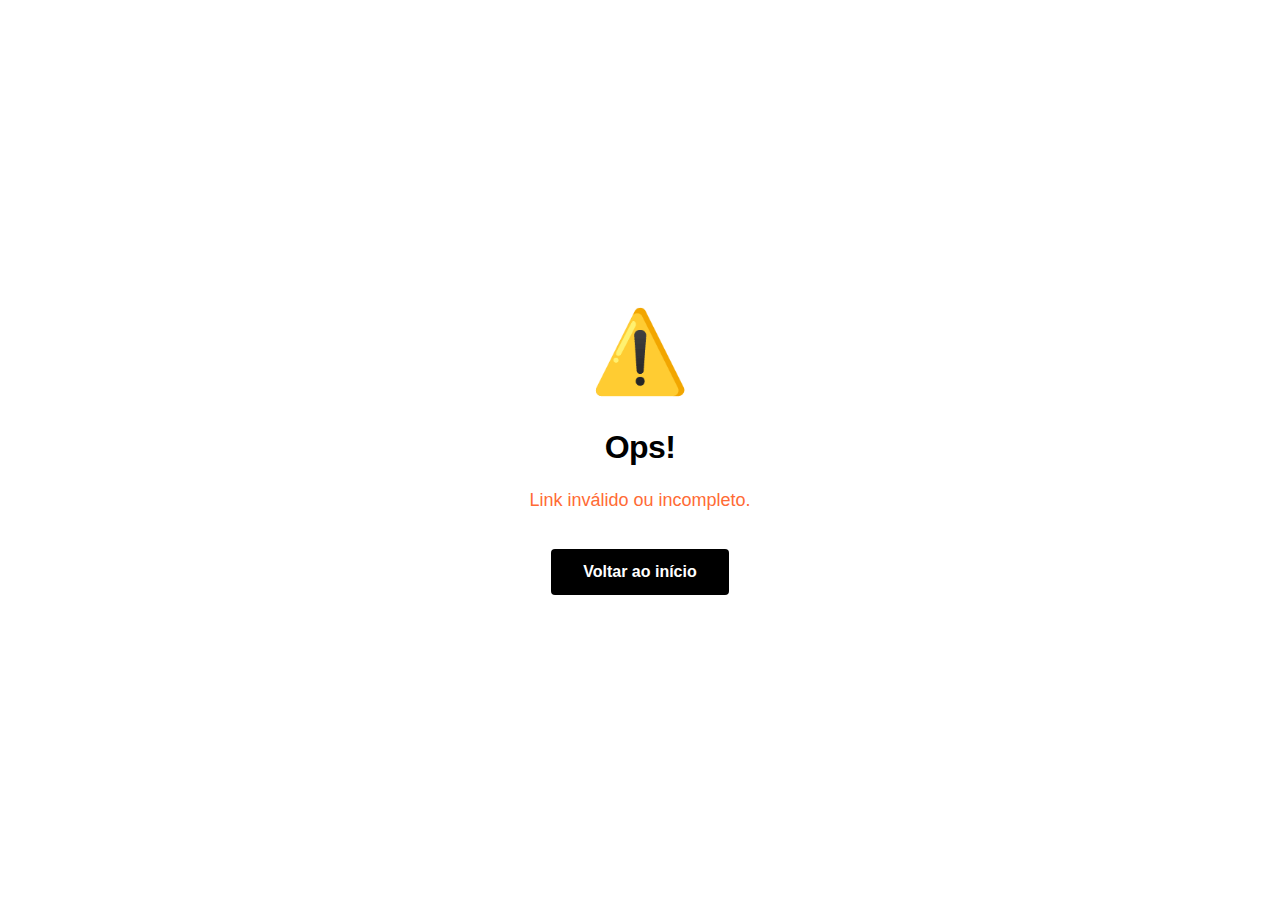
<file: feedback.html>
<!DOCTYPE html>
<html lang="pt-BR">
<head>
    <meta charset="UTF-8">
    <meta name="viewport" content="width=device-width, initial-scale=1.0">
    <title>Obrigado pelo feedback - Pro dia nascer Feliz</title>
    <link rel="icon" type="image/svg+xml" href="favicon.svg">
    <style>
        * {
            margin: 0;
            padding: 0;
            box-sizing: border-box;
        }

        body {
            font-family: -apple-system, BlinkMacSystemFont, 'Segoe UI', Roboto, sans-serif;
            background: #fff;
            display: flex;
            align-items: center;
            justify-content: center;
            min-height: 100vh;
            padding: 20px;
        }

        .container {
            text-align: center;
            max-width: 500px;
        }

        .icon {
            font-size: 80px;
            margin-bottom: 30px;
            animation: fadeIn 0.5s ease-out;
        }

        h1 {
            font-size: 32px;
            font-weight: 900;
            margin-bottom: 20px;
            letter-spacing: -0.02em;
            animation: fadeIn 0.6s ease-out 0.1s both;
        }

        p {
            font-size: 18px;
            color: #666;
            margin-bottom: 15px;
            line-height: 1.6;
            animation: fadeIn 0.7s ease-out 0.2s both;
        }

        .redirect-info {
            font-size: 14px;
            color: #999;
            margin-top: 30px;
            animation: fadeIn 0.8s ease-out 0.3s both;
        }

        .home-link {
            display: inline-block;
            margin-top: 20px;
            padding: 14px 32px;
            background: #000;
            color: #fff;
            text-decoration: none;
            font-weight: 700;
            border-radius: 4px;
            transition: all 0.2s ease;
            animation: fadeIn 0.9s ease-out 0.4s both;
        }

        .home-link:hover {
            background: #FF6B35;
            transform: translateY(-2px);
        }

        @keyframes fadeIn {
            from {
                opacity: 0;
                transform: translateY(10px);
            }
            to {
                opacity: 1;
                transform: translateY(0);
            }
        }

        .error {
            color: #FF6B35;
        }
    </style>
</head>
<body>
    <div class="container" id="content">
        <!-- Content will be loaded by JavaScript -->
    </div>

    <script>
        // Get URL parameters
        const urlParams = new URLSearchParams(window.location.search);
        const email = urlParams.get('email');
        const section = urlParams.get('section');
        const vote = urlParams.get('vote');

        const content = document.getElementById('content');

        // Validate parameters
        if (!email || !section || !vote) {
            content.innerHTML = `
                <div class="icon">⚠️</div>
                <h1>Ops!</h1>
                <p class="error">Link inválido ou incompleto.</p>
                <a href="/" class="home-link">Voltar ao início</a>
            `;
        } else {
            // Send feedback to Google Sheets
            sendFeedback(email, section, vote);

            // Show success message
            const emoji = vote === 'like' ? '👍' : '👎';
            const message = vote === 'like' ? 'Que bom que você gostou!' : 'Obrigado pela sinceridade!';
            
            const sectionNames = {
                'horoscopo': 'Horóscopo',
                'trends': 'Trends',
                'conspiracao': 'Conspiração',
                'bastidores': 'Bastidores',
                'clima': 'Clima',
                'missao': 'Missão do dia'
            };

            const sectionName = sectionNames[section] || section;

            content.innerHTML = `
                <div class="icon">${emoji}</div>
                <h1>${message}</h1>
                <p>Seu feedback sobre <strong>${sectionName}</strong> foi registrado.</p>
                <p>Vamos usar isso pra deixar suas próximas edições ainda melhores.</p>
                <p class="redirect-info">Redirecionando em <span id="countdown">3</span> segundos...</p>
                <a href="/" class="home-link">Voltar agora</a>
            `;

            // Countdown and redirect
            let seconds = 3;
            const countdownEl = document.getElementById('countdown');
            const interval = setInterval(() => {
                seconds--;
                if (countdownEl) countdownEl.textContent = seconds;
                if (seconds <= 0) {
                    clearInterval(interval);
                    window.location.href = '/';
                }
            }, 1000);
        }

        // Send feedback to Google Sheets
        async function sendFeedback(email, section, vote) {
            const scriptUrl = 'https://script.google.com/macros/s/AKfycby5HS21FNsOw8T66p7_Y2TDcUNW4N_4FM6cK5pfQ-vJ8yFQ4JnhyWchIJTSPHYqmA/exec';
            
            try {
                await fetch(scriptUrl, {
                    method: 'POST',
                    mode: 'no-cors',
                    headers: {
                        'Content-Type': 'application/json'
                    },
                    body: JSON.stringify({
                        type: 'feedback',
                        email: email,
                        section: section,
                        vote: vote,
                        timestamp: new Date().toISOString()
                    })
                });
                console.log('✅ Feedback enviado');
            } catch (error) {
                console.error('❌ Erro ao enviar feedback:', error);
            }
        }
    </script>
</body>
</html>
</file>
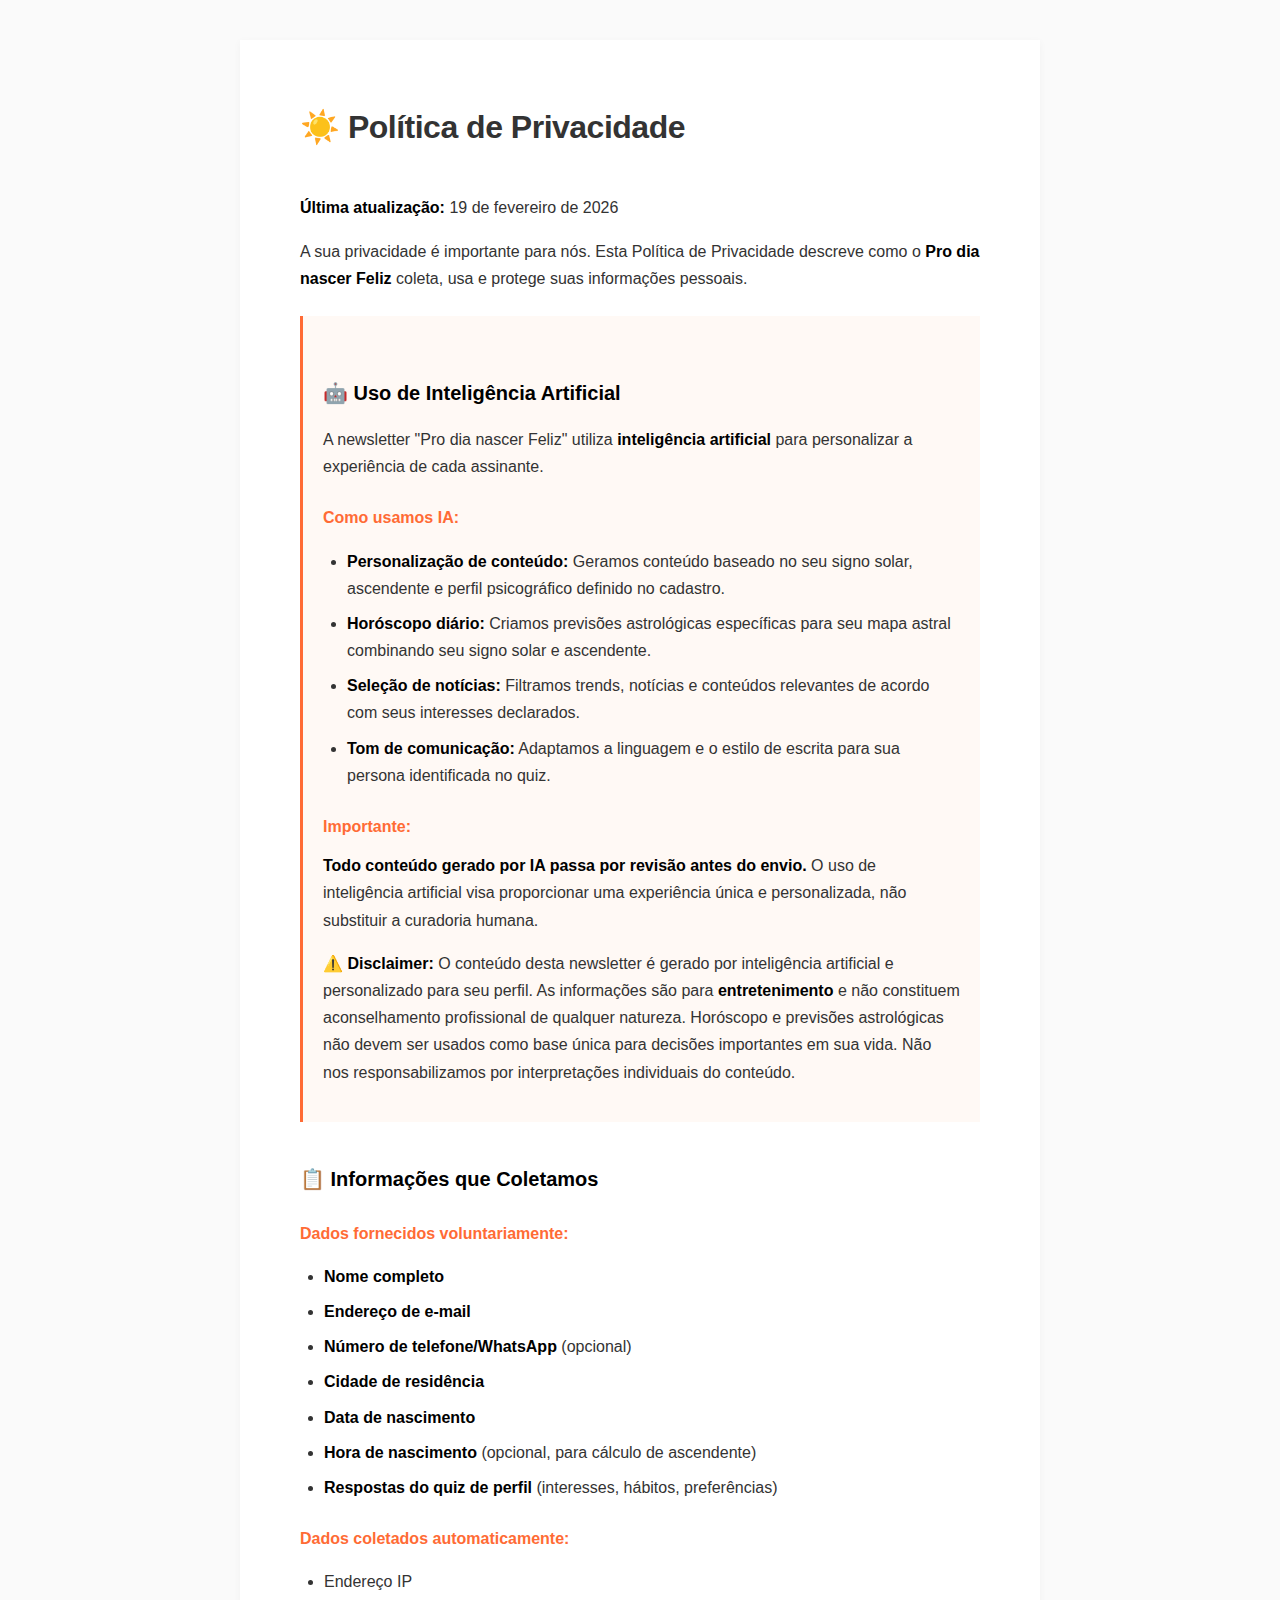
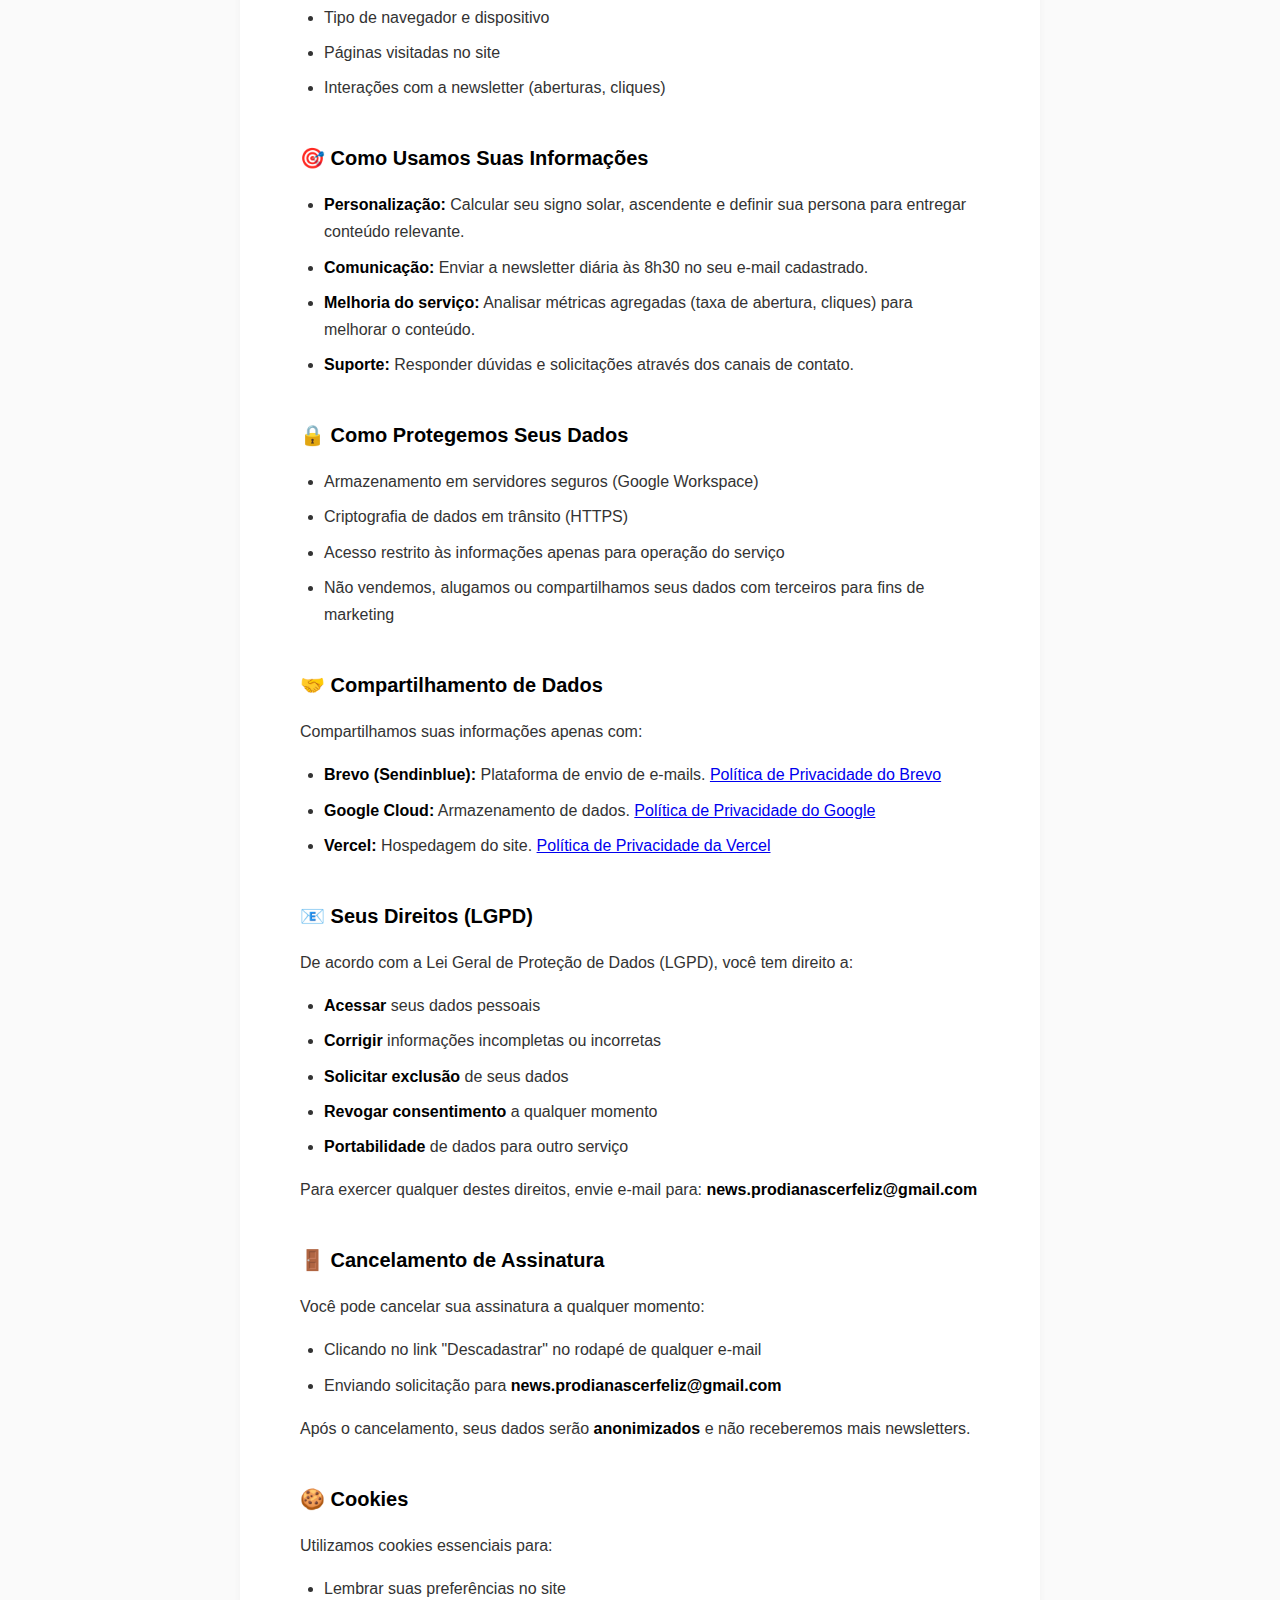
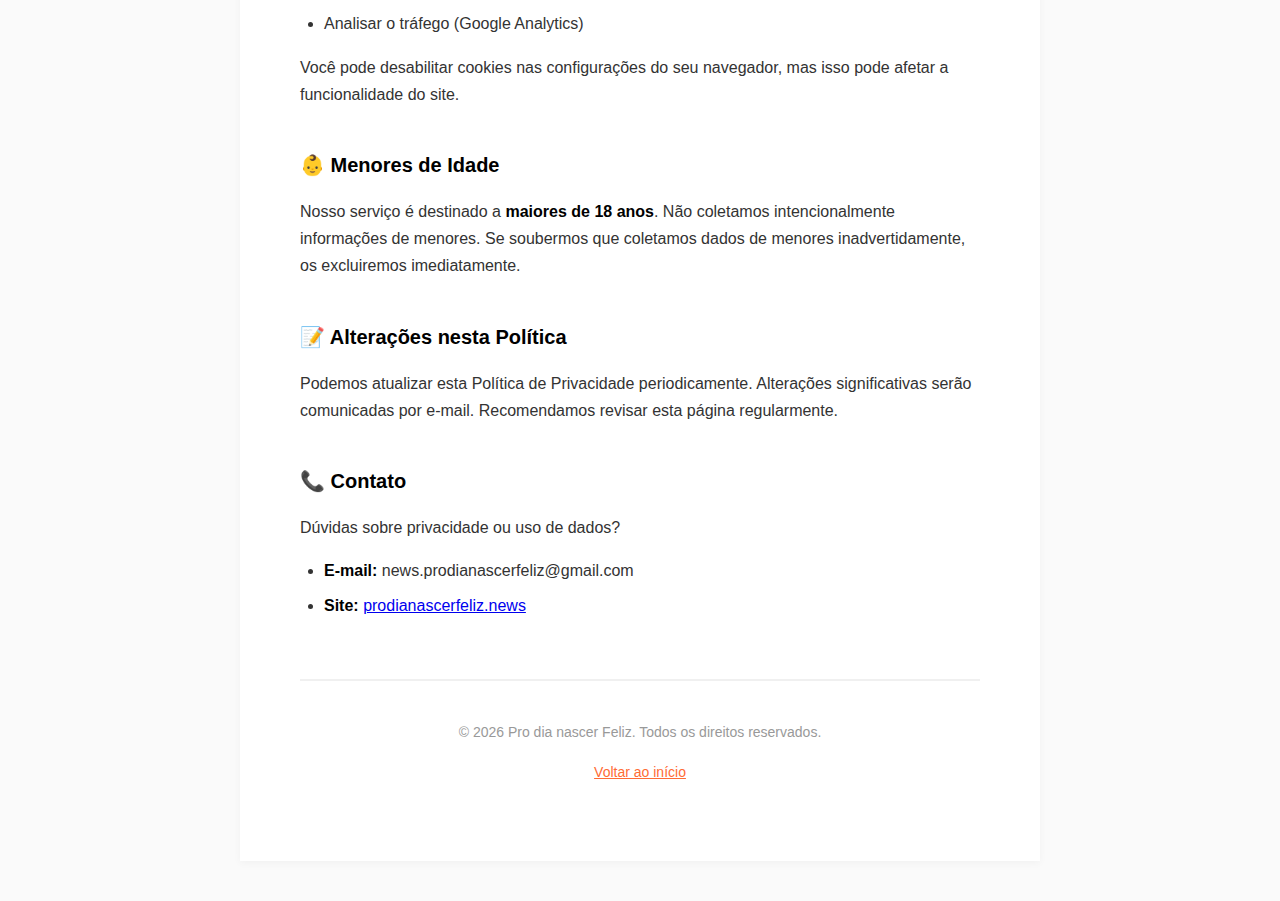
<file: privacidade.html>
<!DOCTYPE html>
<html lang="pt-BR">
<head>
    <meta charset="UTF-8">
    <meta name="viewport" content="width=device-width, initial-scale=1.0">
    <title>Política de Privacidade - Pro dia nascer Feliz</title>
    <style>
        * { margin: 0; padding: 0; box-sizing: border-box; }
        body { 
            font-family: -apple-system, BlinkMacSystemFont, 'Segoe UI', Roboto, Helvetica, Arial, sans-serif;
            line-height: 1.7;
            color: #333;
            background-color: #fafafa;
            padding: 40px 20px;
        }
        .container { 
            max-width: 800px; 
            margin: 0 auto; 
            background: white;
            padding: 60px;
            box-shadow: 0 2px 8px rgba(0,0,0,0.04);
        }
        h1 { 
            font-size: 32px; 
            font-weight: 900; 
            margin-bottom: 40px;
            letter-spacing: -0.5px;
        }
        h2 { 
            font-size: 20px; 
            font-weight: 700; 
            margin: 40px 0 16px;
            color: #000;
        }
        h3 { 
            font-size: 16px; 
            font-weight: 700; 
            margin: 24px 0 12px;
            color: #FF6B35;
        }
        p { margin-bottom: 16px; }
        ul { margin: 16px 0 16px 24px; }
        li { margin-bottom: 8px; }
        strong { color: #000; }
        .highlight-box {
            background-color: #FFF9F5;
            border-left: 3px solid #FF6B35;
            padding: 20px;
            margin: 24px 0;
        }
        .footer {
            margin-top: 60px;
            padding-top: 40px;
            border-top: 2px solid #f0f0f0;
            text-align: center;
            color: #999;
            font-size: 14px;
        }
        @media (max-width: 600px) {
            .container { padding: 40px 24px; }
            h1 { font-size: 24px; }
        }
    </style>
</head>
<body>
    <div class="container">
        <h1>☀️ Política de Privacidade</h1>
        
        <p><strong>Última atualização:</strong> 19 de fevereiro de 2026</p>
        
        <p>A sua privacidade é importante para nós. Esta Política de Privacidade descreve como o <strong>Pro dia nascer Feliz</strong> coleta, usa e protege suas informações pessoais.</p>

        <!-- NOVA SEÇÃO: USO DE IA -->
        <div class="highlight-box">
            <h2>🤖 Uso de Inteligência Artificial</h2>
            
            <p>A newsletter "Pro dia nascer Feliz" utiliza <strong>inteligência artificial</strong> para personalizar a experiência de cada assinante.</p>
            
            <h3>Como usamos IA:</h3>
            <ul>
                <li><strong>Personalização de conteúdo:</strong> Geramos conteúdo baseado no seu signo solar, ascendente e perfil psicográfico definido no cadastro.</li>
                <li><strong>Horóscopo diário:</strong> Criamos previsões astrológicas específicas para seu mapa astral combinando seu signo solar e ascendente.</li>
                <li><strong>Seleção de notícias:</strong> Filtramos trends, notícias e conteúdos relevantes de acordo com seus interesses declarados.</li>
                <li><strong>Tom de comunicação:</strong> Adaptamos a linguagem e o estilo de escrita para sua persona identificada no quiz.</li>
            </ul>
            
            <h3>Importante:</h3>
            <p><strong>Todo conteúdo gerado por IA passa por revisão antes do envio.</strong> O uso de inteligência artificial visa proporcionar uma experiência única e personalizada, não substituir a curadoria humana.</p>
            
            <p><strong>⚠️ Disclaimer:</strong> O conteúdo desta newsletter é gerado por inteligência artificial e personalizado para seu perfil. As informações são para <strong>entretenimento</strong> e não constituem aconselhamento profissional de qualquer natureza. Horóscopo e previsões astrológicas não devem ser usados como base única para decisões importantes em sua vida. Não nos responsabilizamos por interpretações individuais do conteúdo.</p>
        </div>

        <h2>📋 Informações que Coletamos</h2>
        
        <h3>Dados fornecidos voluntariamente:</h3>
        <ul>
            <li><strong>Nome completo</strong></li>
            <li><strong>Endereço de e-mail</strong></li>
            <li><strong>Número de telefone/WhatsApp</strong> (opcional)</li>
            <li><strong>Cidade de residência</strong></li>
            <li><strong>Data de nascimento</strong></li>
            <li><strong>Hora de nascimento</strong> (opcional, para cálculo de ascendente)</li>
            <li><strong>Respostas do quiz de perfil</strong> (interesses, hábitos, preferências)</li>
        </ul>

        <h3>Dados coletados automaticamente:</h3>
        <ul>
            <li>Endereço IP</li>
            <li>Tipo de navegador e dispositivo</li>
            <li>Páginas visitadas no site</li>
            <li>Interações com a newsletter (aberturas, cliques)</li>
        </ul>

        <h2>🎯 Como Usamos Suas Informações</h2>
        
        <ul>
            <li><strong>Personalização:</strong> Calcular seu signo solar, ascendente e definir sua persona para entregar conteúdo relevante.</li>
            <li><strong>Comunicação:</strong> Enviar a newsletter diária às 8h30 no seu e-mail cadastrado.</li>
            <li><strong>Melhoria do serviço:</strong> Analisar métricas agregadas (taxa de abertura, cliques) para melhorar o conteúdo.</li>
            <li><strong>Suporte:</strong> Responder dúvidas e solicitações através dos canais de contato.</li>
        </ul>

        <h2>🔒 Como Protegemos Seus Dados</h2>
        
        <ul>
            <li>Armazenamento em servidores seguros (Google Workspace)</li>
            <li>Criptografia de dados em trânsito (HTTPS)</li>
            <li>Acesso restrito às informações apenas para operação do serviço</li>
            <li>Não vendemos, alugamos ou compartilhamos seus dados com terceiros para fins de marketing</li>
        </ul>

        <h2>🤝 Compartilhamento de Dados</h2>
        
        <p>Compartilhamos suas informações apenas com:</p>
        <ul>
            <li><strong>Brevo (Sendinblue):</strong> Plataforma de envio de e-mails. <a href="https://www.brevo.com/legal/privacypolicy/" target="_blank">Política de Privacidade do Brevo</a></li>
            <li><strong>Google Cloud:</strong> Armazenamento de dados. <a href="https://policies.google.com/privacy" target="_blank">Política de Privacidade do Google</a></li>
            <li><strong>Vercel:</strong> Hospedagem do site. <a href="https://vercel.com/legal/privacy-policy" target="_blank">Política de Privacidade da Vercel</a></li>
        </ul>

        <h2>📧 Seus Direitos (LGPD)</h2>
        
        <p>De acordo com a Lei Geral de Proteção de Dados (LGPD), você tem direito a:</p>
        <ul>
            <li><strong>Acessar</strong> seus dados pessoais</li>
            <li><strong>Corrigir</strong> informações incompletas ou incorretas</li>
            <li><strong>Solicitar exclusão</strong> de seus dados</li>
            <li><strong>Revogar consentimento</strong> a qualquer momento</li>
            <li><strong>Portabilidade</strong> de dados para outro serviço</li>
        </ul>

        <p>Para exercer qualquer destes direitos, envie e-mail para: <strong>news.prodianascerfeliz@gmail.com</strong></p>

        <h2>🚪 Cancelamento de Assinatura</h2>
        
        <p>Você pode cancelar sua assinatura a qualquer momento:</p>
        <ul>
            <li>Clicando no link "Descadastrar" no rodapé de qualquer e-mail</li>
            <li>Enviando solicitação para <strong>news.prodianascerfeliz@gmail.com</strong></li>
        </ul>
        
        <p>Após o cancelamento, seus dados serão <strong>anonimizados</strong> e não receberemos mais newsletters.</p>

        <h2>🍪 Cookies</h2>
        
        <p>Utilizamos cookies essenciais para:</p>
        <ul>
            <li>Lembrar suas preferências no site</li>
            <li>Analisar o tráfego (Google Analytics)</li>
        </ul>
        
        <p>Você pode desabilitar cookies nas configurações do seu navegador, mas isso pode afetar a funcionalidade do site.</p>

        <h2>👶 Menores de Idade</h2>
        
        <p>Nosso serviço é destinado a <strong>maiores de 18 anos</strong>. Não coletamos intencionalmente informações de menores. Se soubermos que coletamos dados de menores inadvertidamente, os excluiremos imediatamente.</p>

        <h2>📝 Alterações nesta Política</h2>
        
        <p>Podemos atualizar esta Política de Privacidade periodicamente. Alterações significativas serão comunicadas por e-mail. Recomendamos revisar esta página regularmente.</p>

        <h2>📞 Contato</h2>
        
        <p>Dúvidas sobre privacidade ou uso de dados?</p>
        <ul>
            <li><strong>E-mail:</strong> news.prodianascerfeliz@gmail.com</li>
            <li><strong>Site:</strong> <a href="https://prodianascerfeliz.news">prodianascerfeliz.news</a></li>
        </ul>

        <div class="footer">
            <p>© 2026 Pro dia nascer Feliz. Todos os direitos reservados.</p>
            <p style="margin-top:12px;">
                <a href="https://prodianascerfeliz.news" style="color:#FF6B35;">Voltar ao início</a>
            </p>
        </div>
    </div>
</body>
</html>
</file>
